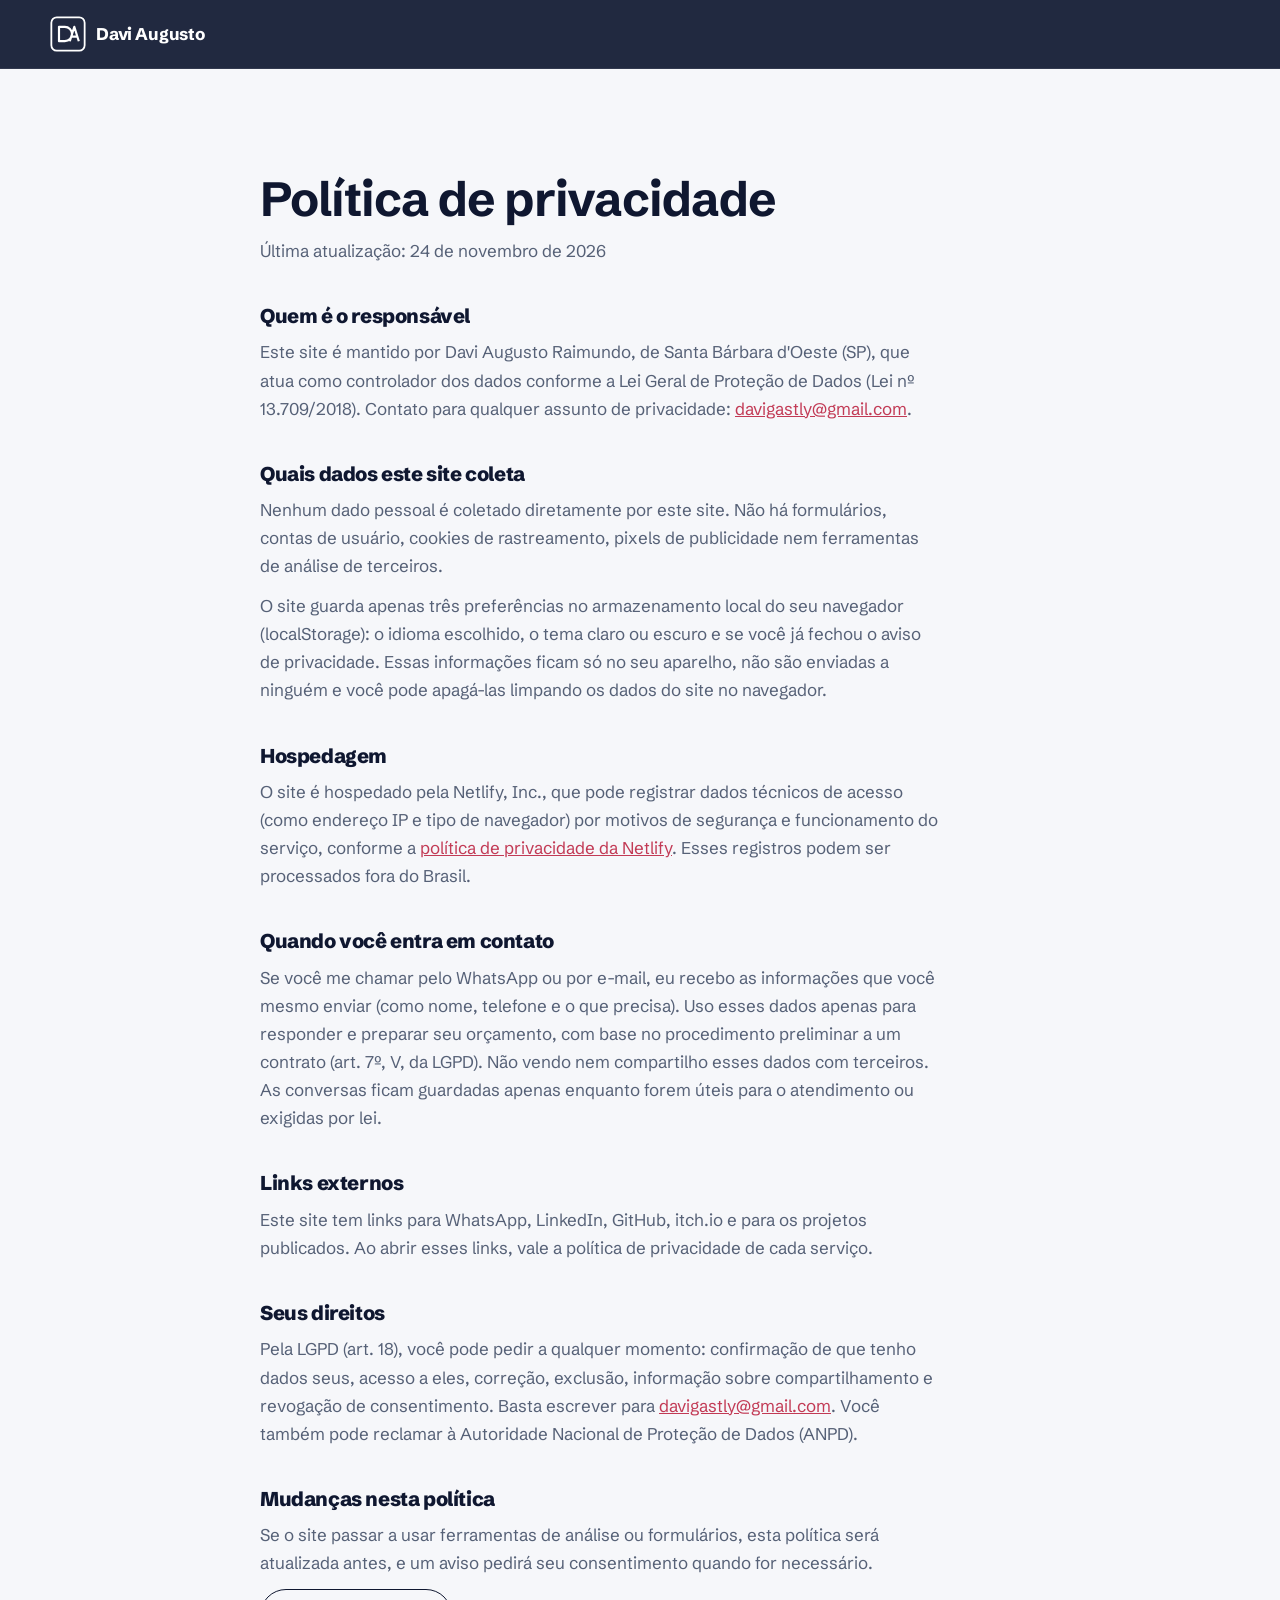
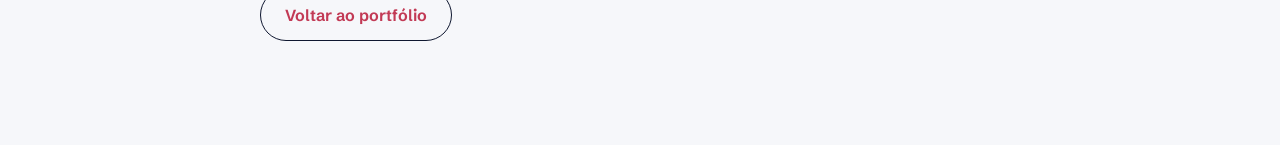
<file: privacidade.html>
<!doctype html>
<html lang="pt-BR">
<head>
<meta charset="UTF-8">
<meta name="viewport" content="width=device-width, initial-scale=1">
<title>Política de privacidade | Davi Augusto Raimundo</title>
<meta name="description" content="Como o portfólio de Davi Augusto Raimundo trata dados pessoais, de acordo com a LGPD (Lei 13.709/2018).">
<link rel="canonical" href="https://portfolio-davi-a-raimundo.netlify.app/privacidade.html">
<link rel="icon" href="/favicon.svg" type="image/svg+xml">
<link rel="stylesheet" href="/assets/styles.css">
<script>try{var t=localStorage.getItem('portfolio-theme');if(t==='dark'||(!t&&matchMedia('(prefers-color-scheme: dark)').matches))document.documentElement.classList.add('dark')}catch(e){}</script>
</head>
<body>
<header class="topbar"><div class="shell topbar__in"><a href="/" class="mark">
<svg viewBox="0 0 40 40" width="36" height="36" aria-hidden="true"><rect x="1.5" y="1.5" width="37" height="37" rx="6" fill="none" stroke="currentColor" stroke-width="2"/><path d="M10 12h6.5a8 8 0 0 1 0 16H10z M22 28l5-16 5 16 M24 23h6" fill="none" stroke="currentColor" stroke-width="2.4" stroke-linejoin="round"/></svg>
<span>Davi Augusto</span></a></div></header>
<main class="sec legal"><div class="shell">
<h1>Política de privacidade</h1>
<p class="legal__date">Última atualização: 24 de novembro de 2026</p>

<h2>Quem é o responsável</h2>
<p>Este site é mantido por Davi Augusto Raimundo, de Santa Bárbara d'Oeste (SP), que atua como controlador dos dados conforme a Lei Geral de Proteção de Dados (Lei nº 13.709/2018). Contato para qualquer assunto de privacidade: <a href="mailto:davigastly@gmail.com">davigastly@gmail.com</a>.</p>

<h2>Quais dados este site coleta</h2>
<p>Nenhum dado pessoal é coletado diretamente por este site. Não há formulários, contas de usuário, cookies de rastreamento, pixels de publicidade nem ferramentas de análise de terceiros.</p>
<p>O site guarda apenas três preferências no armazenamento local do seu navegador (localStorage): o idioma escolhido, o tema claro ou escuro e se você já fechou o aviso de privacidade. Essas informações ficam só no seu aparelho, não são enviadas a ninguém e você pode apagá-las limpando os dados do site no navegador.</p>

<h2>Hospedagem</h2>
<p>O site é hospedado pela Netlify, Inc., que pode registrar dados técnicos de acesso (como endereço IP e tipo de navegador) por motivos de segurança e funcionamento do serviço, conforme a <a href="https://www.netlify.com/privacy/" target="_blank" rel="noopener">política de privacidade da Netlify</a>. Esses registros podem ser processados fora do Brasil.</p>

<h2>Quando você entra em contato</h2>
<p>Se você me chamar pelo WhatsApp ou por e-mail, eu recebo as informações que você mesmo enviar (como nome, telefone e o que precisa). Uso esses dados apenas para responder e preparar seu orçamento, com base no procedimento preliminar a um contrato (art. 7º, V, da LGPD). Não vendo nem compartilho esses dados com terceiros. As conversas ficam guardadas apenas enquanto forem úteis para o atendimento ou exigidas por lei.</p>

<h2>Links externos</h2>
<p>Este site tem links para WhatsApp, LinkedIn, GitHub, itch.io e para os projetos publicados. Ao abrir esses links, vale a política de privacidade de cada serviço.</p>

<h2>Seus direitos</h2>
<p>Pela LGPD (art. 18), você pode pedir a qualquer momento: confirmação de que tenho dados seus, acesso a eles, correção, exclusão, informação sobre compartilhamento e revogação de consentimento. Basta escrever para <a href="mailto:davigastly@gmail.com">davigastly@gmail.com</a>. Você também pode reclamar à Autoridade Nacional de Proteção de Dados (ANPD).</p>

<h2>Mudanças nesta política</h2>
<p>Se o site passar a usar ferramentas de análise ou formulários, esta política será atualizada antes, e um aviso pedirá seu consentimento quando for necessário.</p>
<p class="legal__back"><a class="btn btn--line" href="/">Voltar ao portfólio</a></p>
</div></main>
</body>
</html>
</file>
<file: assets/styles.css>
/*
  Voz: confiante, direta, de quem entrega site pronto.
  Ideia: a vitrine de um desenvolvedor web: ele e as janelas dos sites que fez.
  Imagem: retrato recortado num arco vinho, com janelas de navegador dos projetos reais flutuando.
  Cor e tipo: azul-noite, vinho e verde-água; Schibsted Grotesk em pesos fortes.
  Layout: faixa noturna no topo e no contato, seções claras no meio.
*/
@font-face{font-family:"Schibsted";src:url(/assets/fonts/schibsted.woff2) format("woff2");font-weight:400 900;font-display:swap}

:root{
  --night:#0F1730;--night-2:#18234A;--wine:#8E1F36;--wine-2:#5C1325;--cta:#C23A55;--teal:#2F7D86;
  --bg:#F6F7FA;--surface:#fff;--ink:#0F1730;--muted:#566177;--line:#DCE0E8;
  --r:14px;--shell:1180px;--ease:cubic-bezier(.2,.75,.15,1);
}
.dark{--bg:#0A1022;--surface:#111A33;--ink:#EEF1F7;--muted:#A3ACBF;--line:#232D4A;--teal:#66B7C0;--wine:#C2405A}
*,*::before,*::after{box-sizing:border-box}
html{scroll-behavior:smooth;scroll-padding-top:84px;-webkit-text-size-adjust:100%}
body{margin:0;background:var(--bg);color:var(--ink);font:400 1.0625rem/1.65 "Schibsted",system-ui,sans-serif;-webkit-font-smoothing:antialiased;overflow-x:clip}
img{max-width:100%;height:auto;display:block}
a{color:inherit}
h1,h2,h3,h4{margin:0;line-height:1.08;letter-spacing:-.02em;text-wrap:balance}
p{margin:0}
.shell{width:min(var(--shell),100% - 40px);margin-inline:auto}
:focus-visible{outline:3px solid var(--cta);outline-offset:3px;border-radius:6px}
.skip{position:absolute;left:-999px;top:8px;background:#fff;color:var(--night);padding:8px 14px;z-index:99;border-radius:8px}
.skip:focus{left:12px}

/* topo (sempre noturno, continua no hero) */
.topbar{position:sticky;top:0;z-index:50;background:color-mix(in srgb,var(--night) 92%,transparent);backdrop-filter:blur(14px);color:#fff;border-bottom:1px solid rgba(255,255,255,.08)}
.topbar__in{display:flex;align-items:center;gap:20px;height:68px}
.mark{display:inline-flex;align-items:center;gap:10px;text-decoration:none;font-weight:750;letter-spacing:-.01em}
.nav{display:flex;gap:2px;margin-left:auto}
.nav a{text-decoration:none;padding:8px 12px;border-radius:8px;font-weight:500;font-size:.95rem;color:rgba(255,255,255,.72)}
.nav a:hover{color:#fff;background:rgba(255,255,255,.06)}
.nav .nav__cta{color:#fff;background:var(--cta);margin-left:6px;font-weight:650}
.nav .nav__cta:hover{background:#d24764}
.tools{display:flex;align-items:center;gap:8px}
.lang{display:flex;border:1px solid rgba(255,255,255,.16);border-radius:8px;overflow:hidden}
.lang button{border:0;background:none;color:rgba(255,255,255,.65);font:650 .78rem "Schibsted";padding:8px 9px;cursor:pointer}
.lang button[aria-pressed=true]{background:#fff;color:var(--night)}
.icon-btn{width:38px;height:38px;display:grid;place-items:center;border:1px solid rgba(255,255,255,.16);border-radius:8px;background:none;color:#fff;cursor:pointer}
.icon-btn svg{width:19px;height:19px;fill:none;stroke:currentColor;stroke-width:2;stroke-linecap:round}
.i-moon,.dark .i-sun{display:none}.dark .i-moon{display:block}
.burger{display:none}

/* botões */
.btn{display:inline-flex;align-items:center;justify-content:center;min-height:52px;padding:0 24px;border-radius:999px;font-weight:650;text-decoration:none;font-size:1rem;border:1.5px solid transparent;cursor:pointer;transition:transform .25s var(--ease),background .2s,box-shadow .25s}
.btn--main{background:var(--cta);color:#fff;box-shadow:0 10px 30px -10px rgba(194,58,85,.7)}
.btn--main:hover{transform:translateY(-2px);box-shadow:0 16px 36px -12px rgba(194,58,85,.85)}
.btn--ghost{border-color:rgba(255,255,255,.3);color:#fff}
.btn--ghost:hover{border-color:#fff;background:rgba(255,255,255,.06)}
.btn--line{border-color:var(--ink);color:var(--ink)}
.btn--line:hover{background:var(--ink);color:var(--bg)}
.btn--sm{min-height:40px;padding:0 18px;font-size:.9rem}

/* hero */
.hero{background:radial-gradient(1100px 600px at 78% 40%,#1E2C5C 0%,transparent 60%),var(--night);color:#fff;padding:56px 0 0;overflow:hidden}
.hero__grid{display:grid;grid-template-columns:1.05fr .95fr;gap:40px;align-items:end}
.hero__text{padding-bottom:88px;align-self:center}
.hero__who{font-weight:600;color:#8FD3DA;margin-bottom:18px}
.hero h1{font-size:clamp(2.4rem,5vw,4.3rem);font-weight:850;max-width:14ch;letter-spacing:-.035em}
.hero__lead{margin-top:22px;max-width:52ch;color:rgba(255,255,255,.74);font-size:1.13rem}
.hero__ctas{display:flex;flex-wrap:wrap;gap:12px;margin-top:32px}
.hero__clients{margin-top:34px;font-size:.95rem;color:rgba(255,255,255,.6)}
.hero__clients a{color:#fff;font-weight:600;text-decoration:underline;text-decoration-color:rgba(255,255,255,.3);text-underline-offset:4px}
.hero__clients a:hover{text-decoration-color:#fff}

.stage{position:relative;width:min(520px,100%);aspect-ratio:520/620;justify-self:center;--mx:0;--my:0}
.stage__arch{position:absolute;left:8%;right:8%;top:22%;bottom:0;border-radius:999px 999px 0 0;background:radial-gradient(120% 70% at 50% 0%,#B5304C 0%,var(--wine) 45%,var(--wine-2) 100%);box-shadow:inset 0 2px 0 rgba(255,255,255,.18)}
.dark .stage__arch{background:radial-gradient(120% 70% at 50% 0%,#B5304C 0%,#8E1F36 45%,#5C1325 100%)}
.stage__arch::after{content:"";position:absolute;inset:-14px -14px 0;border:1.5px solid rgba(143,211,218,.35);border-bottom:0;border-radius:999px 999px 0 0}
.stage__me{position:absolute;left:12%;bottom:0;width:80%;z-index:3;filter:drop-shadow(0 0 1px rgba(255,255,255,.35)) drop-shadow(0 24px 36px rgba(4,8,20,.55));-webkit-mask-image:linear-gradient(#000 88%,transparent);mask-image:linear-gradient(#000 88%,transparent);transform:translate(calc(var(--mx)*-6px),calc(var(--my)*-4px))}
.win{position:absolute;border-radius:10px;overflow:hidden;background:#1B2546;box-shadow:0 30px 60px -20px rgba(0,0,0,.7),0 0 0 1px rgba(255,255,255,.1)}
.win img{width:100%;aspect-ratio:16/10;object-fit:cover}
.win--a{left:-12%;top:30%;width:48%;z-index:2;transform:translate(calc(var(--mx)*14px),calc(var(--my)*10px)) rotate(-5deg)}
.win--b{right:-10%;bottom:9%;width:50%;z-index:4;transform:translate(calc(var(--mx)*22px),calc(var(--my)*16px)) rotate(4deg)}
.win__bar{display:flex;align-items:center;gap:5px;padding:7px 10px;background:#1B2546;color:rgba(255,255,255,.55);font-size:.66rem;min-width:0}
.win__bar i{width:7px;height:7px;border-radius:50%;background:rgba(255,255,255,.22);flex:none}
.win__bar i:first-child{background:#E3566F}
.win__bar b{font-weight:500;margin-left:6px;white-space:nowrap;overflow:hidden;text-overflow:ellipsis;background:rgba(255,255,255,.07);padding:2px 10px;border-radius:99px;flex:1;min-width:0}

/* abertura: uma sequência só */
@media (prefers-reduced-motion:no-preference){
  .stage__arch{transform-origin:bottom;animation:arco .9s var(--ease) both}
  .stage__me{animation:sobe 1s var(--ease) .25s both}
  .win--a{animation:entraA .9s var(--ease) .6s both}
  .win--b{animation:entraB .9s var(--ease) .75s both}
  .hero__text>*{animation:sobe .8s var(--ease) both}
  .hero__text>*:nth-child(2){animation-delay:.08s}.hero__text>*:nth-child(3){animation-delay:.16s}
  .hero__text>*:nth-child(4){animation-delay:.24s}.hero__text>*:nth-child(5){animation-delay:.32s}
}
@keyframes arco{from{transform:scaleY(.55);opacity:0}}
@keyframes sobe{from{opacity:0;translate:0 28px}}
@keyframes entraA{from{opacity:0;translate:-40px 0}}
@keyframes entraB{from{opacity:0;translate:40px 0}}

/* seções */
.sec{padding:104px 0}
.sec--tint{background:var(--surface);border-block:1px solid var(--line)}
.sec__head{max-width:640px;margin-bottom:40px}
.sec h2,.contato h2,.faq h2{font-size:clamp(2rem,3.8vw,3rem);font-weight:820}
.sec__head p{margin-top:14px;color:var(--muted)}

/* projetos */
.filters{display:flex;flex-wrap:wrap;gap:8px;margin-bottom:32px}
.filters button{font:600 .92rem "Schibsted";padding:9px 16px;border-radius:999px;border:1px solid var(--line);background:var(--surface);color:var(--muted);cursor:pointer}
.filters button[aria-pressed=true]{background:var(--ink);border-color:var(--ink);color:var(--bg)}
.works{list-style:none;margin:0;padding:0;display:grid;grid-template-columns:repeat(2,minmax(0,1fr));gap:48px 36px}
.work[hidden]{display:none}
.work__open{all:unset;cursor:pointer;display:grid;gap:20px;width:100%}
.work__open:focus-visible{outline:3px solid var(--cta);outline-offset:6px;border-radius:var(--r)}
.work__img{display:block;overflow:hidden;border-radius:var(--r);background:#1B2546;box-shadow:0 1px 0 var(--line),0 20px 40px -24px rgba(15,23,48,.45);transition:transform .45s var(--ease),box-shadow .45s var(--ease)}
.work__img img{width:100%;aspect-ratio:16/10;object-fit:cover}
.work__open:hover .work__img{transform:translateY(-6px);box-shadow:0 1px 0 var(--line),0 34px 60px -28px rgba(15,23,48,.6)}
.work__body{display:grid;gap:6px}
.work__cat{font-size:.86rem;font-weight:650;color:var(--teal)}
.work__name{font-size:1.5rem;font-weight:780;letter-spacing:-.02em;line-height:1.15}
.work__desc{color:var(--muted);max-width:54ch}
.work__tech{font-size:.88rem;color:var(--muted)}
.work--wide{grid-column:1/-1}
.work--wide .work__open{grid-template-columns:minmax(0,1.4fr) minmax(0,1fr);align-items:center;gap:44px}
.work--wide .work__name{font-size:clamp(1.8rem,3vw,2.5rem)}
.empty{color:var(--muted);padding:24px 0}

/* modal */
.modal{width:min(880px,calc(100% - 24px));max-height:92vh;padding:0;border:0;border-radius:18px;background:var(--surface);color:var(--ink);overflow:auto}
.modal::backdrop{background:rgba(8,12,28,.7);backdrop-filter:blur(4px)}
.modal[open]{animation:abre .3s var(--ease)}
@keyframes abre{from{opacity:0;transform:translateY(16px) scale(.98)}}
.modal__img{width:100%;aspect-ratio:16/9;object-fit:cover}
.modal__body{padding:30px;display:grid;gap:10px}
.modal__body h3{font-size:2rem}
.modal__body h4{font-size:1rem;margin-top:10px}
.modal__body p{color:var(--muted)}
.modal__body ul{margin:0;padding-left:1.1em;color:var(--muted)}
.modal__body .btn{justify-self:start;margin-top:14px}
.modal__close{position:absolute;top:12px;right:12px;margin:0;z-index:2}
.modal__close button{width:42px;height:42px;border-radius:50%;border:0;background:var(--night);color:#fff;cursor:pointer;display:grid;place-items:center}
.modal__close svg{width:18px;fill:none;stroke:currentColor;stroke-width:2.4}

/* serviços */
.servs{display:grid;grid-template-columns:repeat(3,minmax(0,1fr));gap:20px}
.serv{padding:30px;border-radius:var(--r);background:var(--bg);border:1px solid var(--line)}
.serv:first-child{background:var(--night);color:#fff;border-color:var(--night)}
.serv:first-child p{color:rgba(255,255,255,.7)}
.serv h3{font-size:1.35rem}
.serv p{margin-top:10px;color:var(--muted)}
.serv ul{margin:18px 0 0;padding:0;list-style:none;display:grid;gap:9px}
.serv li{padding-left:26px;position:relative;font-weight:500}
.serv li::before{content:"";position:absolute;left:0;top:.42em;width:14px;height:8px;border-left:2px solid var(--teal);border-bottom:2px solid var(--teal);transform:rotate(-45deg)}
.serv:first-child li::before{border-color:#8FD3DA}
.steps__title{margin-top:80px;font-size:1.5rem}
.steps{list-style:none;padding:0;margin:24px 0 0;display:grid;grid-template-columns:repeat(4,minmax(0,1fr));gap:28px;counter-reset:s}
.steps li{counter-increment:s;display:grid;gap:6px;padding-top:52px;position:relative}
.steps li::before{content:counter(s);position:absolute;top:0;left:0;width:38px;height:38px;border-radius:50%;background:var(--wine);color:#fff;display:grid;place-items:center;font-weight:750}
.steps li:not(:last-child)::after{content:"";position:absolute;top:19px;left:50px;right:-16px;height:2px;background:linear-gradient(90deg,var(--line) 50%,transparent 0) 0 0/10px 2px}
.steps strong{font-size:1.1rem}
.steps span{color:var(--muted);font-size:.97rem}

/* sobre */
.sobre{display:grid;grid-template-columns:minmax(0,1.2fr) minmax(0,.8fr);gap:72px}
.sobre p{margin-top:18px;max-width:62ch;color:var(--muted)}
.sobre>div>p:first-of-type{color:var(--ink);font-size:1.2rem;line-height:1.55}
.skills{display:grid;align-content:start;background:var(--surface);border:1px solid var(--line);border-radius:var(--r);padding:8px 24px}
.skills div{padding:16px 0;border-bottom:1px solid var(--line)}
.skills div:last-child{border-bottom:0}
.skills h3{font-size:1rem}
.sobre .skills p{margin-top:4px;font-size:.97rem}

/* avaliações */
.quotes{display:grid;grid-template-columns:repeat(2,minmax(0,1fr));gap:24px}
.quote{margin:0;padding:32px;border-radius:var(--r);background:var(--bg);border:1px solid var(--line)}
.quote blockquote{margin:0;font-size:1.22rem;line-height:1.5;font-weight:500}
.quote figcaption{margin-top:20px;display:grid}
.quote span{color:var(--muted);font-size:.92rem}

/* faq */
.faq{display:grid;grid-template-columns:minmax(0,.8fr) minmax(0,1.2fr);gap:72px}
.faq__list{border-top:1px solid var(--line)}
.faq details{border-bottom:1px solid var(--line)}
.faq summary{cursor:pointer;list-style:none;padding:22px 44px 22px 0;font-weight:650;font-size:1.1rem;position:relative}
.faq summary::-webkit-details-marker{display:none}
.faq summary::after{content:"";position:absolute;right:6px;top:50%;width:14px;height:14px;background:linear-gradient(var(--ink),var(--ink)) center/14px 2px no-repeat,linear-gradient(var(--ink),var(--ink)) center/2px 14px no-repeat;transform:translateY(-50%);transition:transform .25s var(--ease)}
.faq details[open] summary::after{transform:translateY(-50%) rotate(45deg)}
.faq details p{padding:0 44px 24px 0;color:var(--muted);max-width:62ch}

/* contato */
.contato{padding:120px 0;background:radial-gradient(800px 400px at 50% 0%,#A82A44,transparent 70%),var(--wine-2);color:#fff;text-align:center}
.dark .contato{background:radial-gradient(800px 400px at 50% 0%,#7A1D33,transparent 70%),#3A0C18}
.contato__in{display:grid;justify-items:center;gap:18px}
.contato h2{max-width:18ch}
.contato p{color:rgba(255,255,255,.78);max-width:48ch}
.btn--big{min-height:62px;padding:0 36px;font-size:1.12rem;background:#fff;color:var(--wine-2);margin-top:12px;box-shadow:0 16px 40px -14px rgba(0,0,0,.5)}
.btn--big:hover{transform:translateY(-2px)}
.contato__alt{list-style:none;padding:0;margin:16px 0 0;display:flex;flex-wrap:wrap;justify-content:center;gap:8px 28px}
.contato__alt a{color:#fff;text-underline-offset:4px;text-decoration-color:rgba(255,255,255,.4)}

.foot{padding:28px 0;background:var(--night);color:rgba(255,255,255,.6);font-size:.92rem}
.foot__in{display:flex;justify-content:space-between;gap:16px;flex-wrap:wrap}
.foot a{color:#fff}

/* aviso LGPD */
.aviso{position:fixed;left:12px;right:12px;bottom:12px;z-index:60;max-width:440px;margin-left:auto;background:var(--surface);color:var(--ink);border:1px solid var(--line);border-radius:var(--r);padding:12px 14px;display:grid;gap:8px;box-shadow:0 16px 40px rgba(0,0,0,.25);font-size:.86rem;line-height:1.45}
.aviso>div{display:flex;align-items:center;justify-content:flex-end;gap:16px}

/* páginas legais */
.legal .shell{max-width:760px}
.legal h1{font-size:clamp(2rem,4vw,3rem)}
.legal__date{color:var(--muted);margin-top:10px}
.legal h2{font-size:1.25rem;margin-top:40px}
.legal p{margin-top:12px;color:var(--muted);max-width:68ch}
.legal p a{color:var(--cta)}
.legal__back{margin-top:40px}
.nf{min-height:80vh;display:grid;place-items:center;text-align:center}
.legal .nf__txt{margin:18px auto 30px;max-width:44ch}
.legal .hero__where{color:var(--teal);font-weight:600}

/* responsivo */
@media (max-width:960px){
  .nav{position:fixed;inset:68px 0 auto 0;flex-direction:column;background:var(--night);padding:12px 20px 22px;gap:2px;display:none;border-bottom:1px solid rgba(255,255,255,.1)}
  .nav.open{display:flex}
  .nav a{padding:14px 6px;font-size:1.08rem;border-bottom:1px solid rgba(255,255,255,.08);border-radius:0}
  .nav .nav__cta{margin:12px 0 0;border-radius:999px;text-align:center;border:0}
  .burger{display:grid}
  .hero{padding-top:36px}
  .hero__grid{grid-template-columns:1fr;gap:8px}
  .hero__text{padding-bottom:12px}
  .stage{width:min(420px,88%);margin-top:20px}
  .sobre,.faq{grid-template-columns:1fr;gap:36px}
  .servs{grid-template-columns:1fr}
  .steps{grid-template-columns:repeat(2,minmax(0,1fr))}
  .steps li::after{display:none}
  .quotes{grid-template-columns:1fr}
}
@media (max-width:640px){
  body{font-size:1rem}
  .works{grid-template-columns:1fr}
  .work--wide .work__open{grid-template-columns:1fr;gap:20px}
  .steps{grid-template-columns:1fr}
  .sec{padding:76px 0}
  .lang button{padding:8px 7px}
  .mark span{display:none}
  .hero__ctas .btn{width:100%}
  .win__bar{font-size:.58rem;padding:5px 8px}
  .win--a{left:-6%}.win--b{right:-6%}
  .quote{padding:24px}
}
@media (prefers-reduced-motion:reduce){*{scroll-behavior:auto!important;transition:none!important;animation:none!important}}
</file>
